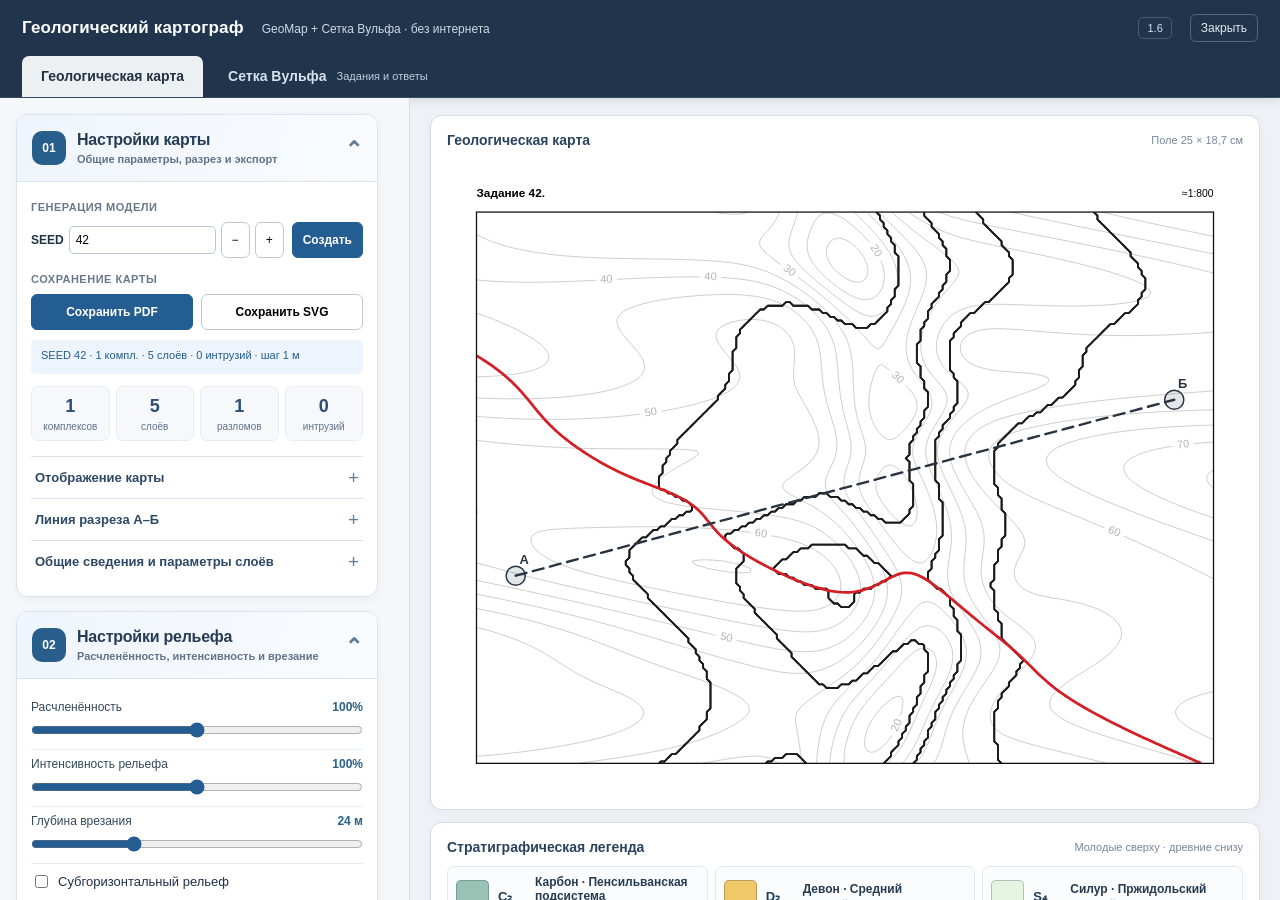
<file: geomap/index.html>
<!doctype html>
<html lang="ru"><head><meta charset="utf-8"><meta name="viewport" content="width=device-width, initial-scale=1">
<title>GeoMap + Сетка Вульфа</title>
<link rel="stylesheet" href="styles.css"><link rel="stylesheet" href="suite.css"><link rel="icon" href="wulff/assets/favicon.svg" type="image/svg+xml"></head>
<body>
<header class="suite-header"><div class="suite-heading"><div><b>Геологический картограф</b><small>GeoMap + Сетка Вульфа · без интернета</small></div><div class="suite-actions"><span class="suite-version">1.6</span><button type="button" id="suite-exit" aria-label="Закрыть программу">Закрыть</button></div></div>
<nav class="suite-tabs" role="tablist" aria-label="Разделы программы"><button type="button" id="tab-map" role="tab" aria-selected="true" aria-controls="panel-map" data-suite-tab="map">Геологическая карта</button><button type="button" id="tab-wulff" role="tab" aria-selected="false" aria-controls="panel-wulff" tabindex="-1" data-suite-tab="wulff">Сетка Вульфа<span>Задания и ответы</span></button></nav></header>
<section id="panel-map" class="suite-panel" role="tabpanel" aria-labelledby="tab-map">
<div class="layout">
<aside class="editor-sidebar" aria-label="Настройки геологической карты">
 <details class="settings-card map-card" id="mapSettingsCard" aria-labelledby="mapSettingsTitle" open>
  <summary class="card-heading map-card-heading">
   <span class="card-number">01</span>
   <div class="card-heading-text"><h2 id="mapSettingsTitle">Настройки карты</h2><p>Общие параметры, разрез и экспорт</p></div>
  </summary>
  <div class="card-content">
   <div class="field-label">Генерация модели</div>
   <div class="seed-toolbar"><label for="seed">SEED</label><input id="seed" type="number" step="1" value="42"><button id="prevSeed" title="Предыдущий SEED" aria-label="Предыдущий SEED">−</button><button id="nextSeed" title="Следующий SEED" aria-label="Следующий SEED">+</button><button id="generate" class="primary" type="button">Создать</button></div>
   <div class="field-label">Сохранение карты</div>
   <div class="export-toolbar"><button class="primary" id="savePdf" type="button">Сохранить PDF</button><button id="save" type="button">Сохранить SVG</button></div>
   <div class="status" id="status" role="status" aria-live="polite">Подготовка…</div>
   <div class="map-stats" id="mapStats" aria-label="Общие сведения о карте">
    <div><b id="statComplexes">—</b><span>комплексов</span></div><div><b id="statLayers">—</b><span>слоёв</span></div><div><b id="statFaults">—</b><span>разломов</span></div><div><b id="statIntrusions">—</b><span>интрузий</span></div>
   </div>
   <details class="map-subsection"><summary>Отображение карты</summary><div class="subsection-content">
    <label class="opt"><input type="checkbox" id="placeLabels"> Подписывать слой по клику</label>
    <label class="opt"><input type="checkbox" id="showContours" checked> Горизонтали с отметками</label>
    <label class="opt"><input type="checkbox" id="showFaults" checked> Показывать линии разломов</label>
    <label class="opt"><input type="checkbox" id="showColors"> Цветная заливка слоёв</label>
    <div class="age-button-toolbar"><button id="labelAges" type="button">Подписать возраста пород</button><button id="clearAges" type="button" title="Убрать подписи возрастов" disabled>Убрать возраста</button></div>
    <div class="control"><label for="previewStep">Шаг сетки при подборе</label><select id="previewStep"><option value="2">2 м · быстро</option><option value="1" selected>1 м</option><option value="0.5">0,5 м</option><option value="0.25">0,25 м</option><option value="0.1">0,1 м · максимально</option></select></div>
    <div class="control"><label for="ci">Шаг горизонталей</label><select id="ci"><option value="5" selected>5 м</option><option value="10">10 м</option></select></div>
    <div class="control"><label for="faultStyle">Стиль линий разломов</label><select id="faultStyle"><option value="geo" selected>геологический</option><option value="solid">все сплошные</option><option value="dash">все пунктирные</option><option value="redsolid">сплошные красные</option></select></div>
    <div class="input-grid"><label>Толщина границ <input id="boundaryWidth" type="number" min="0.1" max="3" step="0.05" value="0.5"></label><label>Толщина разломов <input id="faultWidth" type="number" min="0.1" max="3" step="0.05" value="0.75"></label></div>
    <div class="input-grid"><label>Основной шрифт <input id="fontMain" type="number" min="2" max="8" step="0.1" value="3.5"></label><label>Шрифт горизонталей <input id="fontContour" type="number" min="2" max="8" step="0.1" value="3.0"></label><label>Шрифт слоёв <input id="fontLayer" type="number" min="2" max="8" step="0.1" value="3.2"></label></div>
    <button id="clearLabels" class="text-button" type="button">Очистить подписи слоёв</button>
    <p class="hint">Возраст пород назначается по отделам (эпохам) международной хроностратиграфической шкалы; протерозой — по системам. Подписи возрастов рассчитываются по выходам пород на карте. Для удаления ручной подписи удерживайте Shift и нажмите рядом с ней.</p>
   </div></details>
   <details class="map-subsection"><summary>Линия разреза А–Б</summary><div class="subsection-content">
    <label class="opt"><input id="showSectionLine" type="checkbox" checked> Показывать линию разреза на карте</label>
    <p class="hint">Линия разреза тёмная, пунктирная. Её можно скрыть, но разрез продолжит строиться.</p>
    <div class="slider-control"><div class="control"><label for="cx">X центра</label><span id="xVal"></span></div><input id="cx" type="range" min="0" max="200" step="1" value="100"></div>
    <div class="slider-control"><div class="control"><label for="cy">Y центра</label><span id="yVal"></span></div><input id="cy" type="range" min="0" max="150" step="1" value="75"></div>
    <div class="slider-control"><div class="control"><label for="angle">Угол поворота</label><span id="angleVal"></span></div><input id="angle" type="range" min="0" max="359" step="1" value="15"></div>
    <div class="slider-control"><div class="control"><label for="len">Длина разреза</label><span id="lenVal"></span></div><input id="len" type="range" min="30" max="240" step="1" value="185"></div>
   </div></details>
   <details class="map-subsection"><summary>Общие сведения и параметры слоёв</summary><div class="subsection-content">
     <div id="modelInfo" class="stat">Генерация модели…</div>
     <details class="layers-details"><summary id="layersHeading">Параметры слоёв</summary><div id="layersInfo" class="layers-table-container"></div></details>
     <div class="hint">Размер карты — 25 × 18,7 см. PDF сохраняется через окно печати с масштабом 100% и без полей. Линия А–Б в файлы не включается. Возрастная шкала — ICS/CGMW; цвета отделов соответствуют принятой геологической цветовой шкале; каждый отдел имеет один фиксированный цвет. Подписи на карте условно сокращены; полные названия находятся в таблице. При повторе возраста цвет повторяется.</div>
   </div></details>
  </div>
 </details>
 <details class="settings-card terrain-card" id="terrainSettingsCard" aria-labelledby="terrainSettingsTitle" open>
  <summary class="card-heading"><span class="card-number">02</span><div class="card-heading-text"><h2 id="terrainSettingsTitle">Настройки рельефа</h2><p>Расчленённость, интенсивность и врезание</p></div></summary>
  <div class="card-content">
   <div class="terrain-control"><label for="terrainDissection">Расчленённость <b id="terrainDissectionVal">100%</b></label><input id="terrainDissection" type="range" min="0" max="200" step="5" value="100"></div>
   <div class="terrain-control"><label for="terrainIntensity">Интенсивность рельефа <b id="terrainIntensityVal">100%</b></label><input id="terrainIntensity" type="range" min="0" max="200" step="5" value="100"></div>
   <div class="terrain-control"><label for="terrainIncision">Глубина врезания <b id="terrainIncisionVal">24 м</b></label><input id="terrainIncision" type="range" min="0" max="80" step="1" value="24"></div>
   <label class="opt"><input id="terrainFlat" type="checkbox"> Субгоризонтальный рельеф</label>
   <label class="opt"><input id="terrainPositiveIntrusions" type="checkbox"> Положительные формы рельефа над интрузиями</label>
   <p class="hint">Расчленённость влияет на густоту и размеры форм; интенсивность — на перепады высот; глубина врезания — на эрозионные долины. Субгоризонтальный режим сильно сглаживает рельеф.</p>
  </div>
 </details>
 <div class="complexes-heading"><div><h2>Геологические комплексы</h2><p>От древнего к молодому · независимые параметры</p></div><span id="complexCount">1</span></div>
 <div id="complexes"></div>
 <button id="addComplex" class="add-complex" type="button">＋ Добавить молодой комплекс</button>
 <p class="hint sidebar-footnote">Каждый новый комплекс моложе предшествующих. Условия складчатости, разломы и интрузии настраиваются отдельно для каждого комплекса.</p>
 <button id="exit" class="exit-button" type="button">Закрыть приложение</button>
</aside>
<main>
 <section class="panel"><h3>Геологическая карта <span class="preview-meta">Поле 25 × 18,7 см</span></h3><div class="map-wrap"><svg id="mapSvg" xmlns="http://www.w3.org/2000/svg" viewBox="0 0 270 215"></svg></div></section>
 <section class="panel age-legend-panel" aria-labelledby="ageLegendTitle"><h3 id="ageLegendTitle">Стратиграфическая легенда <span class="preview-meta">Молодые сверху · древние снизу</span></h3><div id="ageLegend" class="age-legend-grid"></div><p class="legend">Цвет и индекс соответствуют отделу (эпохе); для протерозоя используются системы. Повторяющийся возраст имеет тот же цвет. Слои указаны по номерам.</p></section>
 <section class="panel"><h3>Геологический разрез А–Б <span class="preview-meta">Мг = Мв</span></h3><div class="section-wrap"><svg id="sectionSvg" xmlns="http://www.w3.org/2000/svg" viewBox="0 0 240 100"></svg></div><p class="legend">На разрезе горизонтальный и вертикальный масштабы равны. Тёмная пунктирная линия на карте соответствует выбранному профилю.</p></section>
</main>
</div>
</section>
<section id="panel-wulff" class="suite-panel wulff-panel" role="tabpanel" aria-labelledby="tab-wulff" hidden><p id="wulff-loading" role="status">Загружаем генератор заданий…</p><iframe id="wulff-frame" title="Генератор заданий на сетке Вульфа"></iframe></section>
<script src="suite.js" defer></script><script type="module" src="js/events.js"></script></body></html>
</file>
<file: geomap/styles.css>
:root{color-scheme:light;font-family:Arial,Helvetica,sans-serif;color:#222;background:#edf0f3}*{box-sizing:border-box}
body{margin:0}header{display:flex;align-items:center;justify-content:space-between;background:#233142;color:white;padding:12px 20px;gap:12px}
header b{font-size:17px}header small{color:#cdd9e5}button,input,select{font:inherit}button{cursor:pointer;background:#fff;border:1px solid #bfc8d3;border-radius:6px;padding:8px 11px}button:hover{background:#e9edf3}button.primary{background:#235d91;color:white;border-color:#235d91}button.primary:hover{background:#144974}
.layout{display:grid;grid-template-columns:325px minmax(0,1fr);align-items:start;min-height:calc(100vh - 55px)}aside{padding:15px 16px;background:white;border-right:1px solid #d6dee5;min-height:calc(100vh - 55px);position:sticky;top:0;max-height:calc(100vh - 55px);overflow:auto}
main{padding:14px 18px;min-width:0}.panel{background:white;border:1px solid #d6dee5;box-shadow:0 1px 3px #00000010;border-radius:8px;padding:12px;margin-bottom:12px}
.panel h3{margin:0 0 11px;font-size:14px}.heading{font-weight:700;font-size:12px;text-transform:uppercase;letter-spacing:.035em;color:#65758a;margin:20px 0 9px}.heading:first-child{margin-top:2px}
.control{display:grid;grid-template-columns:1fr auto;gap:8px;align-items:center;margin:10px 0}.control label{font-size:13px}.control span{font-size:12px;color:#536071;font-variant-numeric:tabular-nums}input[type=range]{width:100%;margin:3px 0 7px;accent-color:#245d91}input[type=number]{width:75px;min-width:0;padding:6px;border:1px solid #bdc7d1;border-radius:5px}.row{display:flex;gap:7px;align-items:center;flex-wrap:wrap;margin:8px 0}select{padding:6px;min-width:95px;border-radius:5px;border:1px solid #c2cbd5}
label.opt{display:flex;align-items:center;gap:7px;margin:8px 0;font-size:13px}.hint{font-size:12px;color:#637184;line-height:1.5;margin:8px 0}.stat{font-size:12px;white-space:pre-line;line-height:1.5;color:#35445a;background:#f3f6fa;padding:10px;border-radius:6px}
.complex-card{border:1px solid #c9d4e1;border-radius:7px;padding:10px;margin:10px 0;background:#f7f9fc}
.complex-card h4{font-size:13px;margin:0 0 8px;color:#2a435d;display:flex;align-items:center;justify-content:space-between}
.complex-card .row{margin:7px 0}.complex-card .row label{font-size:12px}
.complex-card input[type=number]{width:62px}.complex-card .opt{margin:8px 0}
.add-complex{width:100%;border:1px dashed #47789d;color:#1d547f;font-weight:600;background:#f3f8fc}
.map-wrap{width:100%;max-width:1280px;margin:auto}.map-wrap svg{width:100%;display:block;background:#fff;touch-action:none;user-select:none}.map-wrap svg text{pointer-events:none}.map-wrap svg .handle{cursor:crosshair;pointer-events:all}.map-wrap svg .sectionline{cursor:grab;pointer-events:stroke}.map-wrap svg .sectionline:active{cursor:grabbing}
.section-wrap{overflow:auto;max-height:680px}.section-wrap svg{display:block;max-width:100%;margin:auto;background:#fff}
.legend{font-size:12px;color:#627084;line-height:1.5}details{margin-top:10px;font-size:12px}details summary{cursor:pointer;font-weight:600}table{border-collapse:collapse;width:100%;margin-top:7px;font-size:11px}th,td{text-align:center;border-bottom:1px solid #dce3eb;padding:4px 3px}.status{background:#e9f2fa;padding:8px 10px;border-radius:5px;font-size:12px;color:#245d91;min-height:34px}
@media(max-width:950px){.layout{display:block}aside{position:static;max-height:none;min-height:0;border-right:0;border-bottom:1px solid #ddd}main{padding:9px}}

/* Optional per-complex layer and bedding settings. */
.layer-settings{padding:6px 0 4px;border-top:1px solid #e0e7ef;border-bottom:1px solid #e0e7ef;margin:9px 0}
.setting-pair{display:flex;align-items:center;flex-wrap:wrap;justify-content:space-between;gap:3px 8px;min-height:30px}
.setting-pair .opt{margin:5px 0;flex:1 1 150px}
.setting-pair .override-value{display:flex;align-items:center;gap:5px;color:#344e6b;font-size:12px;white-space:nowrap}
.setting-pair .override-value input{width:67px}
.setting-note{font-size:11px;color:#68778a;line-height:1.4;margin:6px 0 3px}

.fault-list{display:grid;gap:8px;margin-top:8px}.fault-card{border:1px solid #d6e0ea;border-radius:6px;background:#fff;padding:7px}.fault-title{font-size:12px;font-weight:700;color:#3c5875;margin-bottom:6px}.fault-grid{display:grid;grid-template-columns:repeat(2,minmax(110px,1fr));gap:6px 8px}.fault-grid label{display:grid;gap:4px;font-size:12px;color:#344e6b}.fault-grid input,.fault-grid select{width:100%;min-width:0}.fault-grid input[type=number]{width:100%}@media(max-width:420px){.fault-grid{grid-template-columns:1fr}}

/* Structure type selection: monocline vs smooth non-plunging fold train. */
.structure-selector{display:grid;grid-template-columns:1fr auto;gap:8px;align-items:center;margin:10px 0 7px;font-size:12px;font-weight:700;color:#344e6b}
.structure-selector select{width:170px;max-width:100%;font-weight:normal;background:#fff}
.fold-settings{padding:9px;border-radius:6px;background:#edf3f9;border:1px solid #d2e0ed;display:grid;gap:8px}
.fold-settings>label{display:flex;align-items:center;justify-content:space-between;gap:8px;font-size:12px;color:#344e6b}
.complex-card .fold-settings input[type=number]{width:82px;flex-shrink:0;background:white}
.monocline-settings{margin-top:3px}

.inherit-fold-toggle{margin:10px 0 4px!important;padding:9px 10px;border-radius:6px;background:#eef4f9;border:1px solid #c6d7e6;line-height:1.35;color:#294c6d;font-weight:600}.inherit-fold-toggle input{flex-shrink:0}

/* Magmatism settings for each chronological complex */
.intrusion-settings{border-top:1px solid #d9e1ec;margin-top:11px;padding-top:10px}
.intrusion-head{display:flex;align-items:center;justify-content:space-between;gap:6px;flex-wrap:wrap;font-size:12px;color:#394e65}
.intrusion-head button{padding:5px 8px;font-size:11px;color:#235d91}
.intrusion-head button:disabled{opacity:.4;cursor:default}
.intrusion-card{background:#fff;border:1px solid #d9c6d6;border-radius:6px;padding:8px;margin:9px 0}
.intrusion-card-head{display:flex;justify-content:space-between;align-items:center;font-size:12px;color:#804268;margin-bottom:6px}
.intrusion-card-head button{padding:0px 7px;font-size:18px;line-height:22px;color:#804268}
.intrusion-type{display:flex;align-items:center;justify-content:space-between;font-size:12px;gap:7px}
.intrusion-type select{min-width:120px;width:140px}
.intrusion-grid{display:grid;grid-template-columns:repeat(2,minmax(0,1fr));gap:7px;margin:8px 0}
.intrusion-grid label{display:flex;flex-direction:column;gap:4px;font-size:11px;color:#344e6b}
.intrusion-grid input[type=number]{width:100%}
.intrusion-card .opt{font-size:11px;line-height:1.35;align-items:flex-start}
@media(max-width:420px){.intrusion-grid{grid-template-columns:1fr}}

/* v19 — panel-based editor UI; geological rendering rules remain unchanged. */
:root{--ink:#1f3146;--muted:#60728a;--border:#d9e2ed;--surface:#fff;--subtle:#f4f7fb;--blue:#25649a}
body{background:#eef2f6;color:var(--ink)}
header{padding:13px 22px;background:#20344c;border-bottom:1px solid #344c66}
header b{letter-spacing:.01em}header small{font-size:11px}
.layout{grid-template-columns:410px minmax(0,1fr);gap:0}
aside.editor-sidebar{padding:16px;background:#f5f7fa;scrollbar-gutter:stable;}
.settings-card,.complex-card{background:var(--surface);border:1px solid var(--border);box-shadow:0 2px 10px rgba(23,43,68,.05);border-radius:12px;margin:0 0 14px;overflow:hidden}
.card-heading{display:flex;align-items:center;gap:11px;padding:16px 15px;background:linear-gradient(115deg,#eff5fc,#f9fbfe);border-bottom:1px solid var(--border)}
.card-number{width:34px;height:34px;border-radius:10px;background:#275e8c;color:#fff;display:grid;place-items:center;font-size:12px;font-weight:700;flex-shrink:0}
.card-heading-text h2,.complexes-heading h2{margin:0;font-size:16px;font-weight:700;color:#263c56;letter-spacing:-.015em}
.card-heading-text p,.complexes-heading p{margin:4px 0 0;font-size:11px;color:var(--muted)}
.card-content{padding:14px}
.field-label{font-size:11px;font-weight:700;text-transform:uppercase;letter-spacing:.045em;color:#68798e;margin:5px 0 9px}
.seed-toolbar{display:flex;align-items:center;gap:5px;flex-wrap:nowrap;margin-bottom:15px}
.seed-toolbar>label{font-size:12px;font-weight:700;color:var(--ink)}
.seed-toolbar input{flex:1 1 88px;width:88px;min-width:65px}
.seed-toolbar button{flex-shrink:0;padding:8px 10px;line-height:18px}
.seed-toolbar #generate{margin-left:3px;font-weight:700}
.export-toolbar{display:grid;grid-template-columns:1fr 1fr;gap:8px;margin:0 0 10px}
.export-toolbar button{font-size:12px;font-weight:700;padding:10px 5px}
.editor-sidebar .status{margin:10px 0 12px;font-size:11px;background:#edf4fc;line-height:1.4}
.map-stats{display:grid;grid-template-columns:repeat(4,minmax(0,1fr));gap:6px;margin:0 0 15px}
.map-stats>div{text-align:center;background:#f6f8fb;border:1px solid #e6ecf2;border-radius:7px;padding:10px 3px 8px;min-width:0}
.map-stats b{display:block;font-size:18px;line-height:1.1;color:#294f76;font-variant-numeric:tabular-nums}
.map-stats span{display:block;color:var(--muted);font-size:10px;margin-top:4px;white-space:nowrap}
.map-subsection{margin:0;border-top:1px solid var(--border)}
.map-subsection>summary{margin:0;padding:13px 4px 12px;list-style:none;cursor:pointer;font-size:13px;font-weight:700;color:#2c4864;display:flex;justify-content:space-between;align-items:center;gap:6px}
.map-subsection>summary::-webkit-details-marker{display:none}
.map-subsection>summary::after{content:'+';font-size:19px;font-weight:400;color:#62809c;line-height:16px}
.map-subsection[open]>summary::after{content:'−'}
.subsection-content{padding:1px 2px 14px}
.subsection-content .control{margin:12px 0 7px}
.subsection-content .control select{max-width:190px;min-width:0;font-size:12px}
.input-grid{display:grid;grid-template-columns:repeat(2,minmax(0,1fr));gap:8px;margin:10px 0}
.input-grid label{display:grid;gap:4px;font-size:11px;color:#445e78}
.input-grid input[type=number]{width:100%}
.text-button{width:100%;border:1px solid #d7e4ef;background:#f5f8fc;color:#315e86;font-size:12px;padding:7px}
.slider-control{margin:5px 0 10px}.slider-control .control{margin:0 0 4px}
.slider-control input[type=range]{margin:2px 0 8px}
.layers-details{padding:7px 0}.layers-table-container{overflow-x:auto;max-width:100%}
.complexes-heading{display:flex;align-items:center;justify-content:space-between;gap:12px;margin:19px 2px 11px}
.complexes-heading h2{font-size:15px}.complexes-heading>span{background:#dfeaf4;color:#2a567e;font-size:12px;font-weight:700;border-radius:20px;min-width:28px;min-height:28px;display:grid;place-items:center}
.complex-card{padding:0;display:block;background:#fff}
.complex-header{list-style:none;cursor:pointer;display:flex;align-items:center;gap:10px;padding:13px 13px;min-height:65px;background:#fff}
.complex-header::-webkit-details-marker{display:none}
.complex-header::after{content:'⌄';color:#657e97;font-size:18px;line-height:1;align-self:center;transition:transform .15s ease}
.complex-card[open]>.complex-header{background:#f1f6fb;border-bottom:1px solid var(--border)}
.complex-card[open]>.complex-header::after{transform:rotate(180deg)}
.complex-number{background:#e3eef8;color:#275b85;font-weight:800;display:grid;place-items:center;border-radius:10px;width:34px;height:34px;flex-shrink:0;font-size:12px}
.complex-header-text{display:grid;gap:3px;min-width:0}.complex-header-text strong{font-size:13px;white-space:nowrap}.complex-header-text small{font-size:11px;color:#7d8ba0}
.complex-caption{margin-left:auto;max-width:115px;font-size:10px;text-align:right;color:#607991;line-height:1.35}
.complex-body{padding:8px 13px 13px}
.complex-top-actions{display:flex;justify-content:flex-end;margin:3px 0}
.complex-top-actions button{font-size:11px;padding:5px 9px;border-color:#eed5d5;color:#9a5252;background:#fff9f9}
.section-label{text-transform:uppercase;letter-spacing:.055em;font-size:11px;font-weight:700;color:#657e98;padding:11px 0 8px;margin-top:2px}
.complex-body>.section-label:not(:first-child){border-top:1px solid var(--border);margin-top:12px}
.complex-card .layer-settings{margin:8px 0 14px;border-top:0;border-bottom:0;padding:3px 0 5px}
.complex-card .intrusion-settings{border-top:1px solid var(--border);padding-top:13px;margin-top:17px}
.complex-card .row{gap:8px}
.add-complex{padding:13px 10px;background:white;border:1px dashed #79a5c9;border-radius:10px;font-size:12px}
.sidebar-footnote{padding:0 2px;margin-top:12px}
.exit-button{width:100%;font-size:11px;background:transparent;border:1px solid transparent;color:#7d8b99;padding:8px;margin:4px 0}
.exit-button:hover{background:#e6edf4}
main{padding:17px 20px}main .panel{border-radius:12px;padding:16px;box-shadow:0 2px 9px rgba(23,43,68,.04)}
.panel h3{display:flex;align-items:center;gap:10px;flex-wrap:wrap;color:#29435e;font-size:14px}
.preview-meta{font-size:11px;font-weight:400;color:#77879b;margin-left:auto}
@media(max-width:1150px){.layout{grid-template-columns:370px minmax(0,1fr)}main{padding:12px}.editor-sidebar{padding:12px!important}}
@media(max-width:950px){.layout{display:block}aside.editor-sidebar{position:static;max-height:none;min-height:0;border-bottom:1px solid var(--border)}main{padding:12px}.settings-card,.complex-card{max-width:760px;margin-left:auto;margin-right:auto}.complexes-heading,.add-complex,.sidebar-footnote,.exit-button{max-width:760px;margin-left:auto;margin-right:auto}}
@media(max-width:450px){.seed-toolbar{gap:3px}.seed-toolbar button{padding:7px}.card-content{padding:11px}.complex-caption{max-width:90px}.map-stats span{font-size:9px}}

/* Version 21: relief and age annotation controls */
.terrain-card{margin-top:13px}.terrain-control{padding:7px 0 8px;border-bottom:1px solid #e7edf4}.terrain-control label{display:flex;justify-content:space-between;font-size:12px;color:#35495b}.terrain-control b{font-variant-numeric:tabular-nums;font-size:12px;color:#28618a}.terrain-control input{width:100%;margin:8px 0 0}.age-button-toolbar{display:flex;gap:8px;flex-wrap:wrap;margin:10px 0}.age-button-toolbar button{font-size:12px;min-width:0;flex:1}.age-button-toolbar button:disabled{opacity:.45;cursor:default}.layers-table-container{overflow:auto;max-width:100%}.layers-table-container table{min-width:490px}

/* v22 — collapsible settings at every level.  Native details elements keep
   focus, keyboard operation and ARIA state without bespoke JS toggles. */
.settings-card>summary.card-heading{list-style:none;cursor:pointer;user-select:none;padding-right:14px}
.settings-card>summary.card-heading::-webkit-details-marker{display:none}
.settings-card>summary.card-heading::after{content:'⌄';font-size:22px;color:#607c97;margin-left:auto;line-height:1;transition:transform .16s ease}
.settings-card[open]>summary.card-heading::after{transform:rotate(180deg)}
.settings-card:not([open])>summary.card-heading{border-bottom:0}
.settings-card>summary.card-heading:focus-visible,.complex-subsection>summary:focus-visible,.complex-header:focus-visible{outline:2px solid #25649a;outline-offset:-3px}
.complex-subsection{margin:0;border-top:1px solid var(--border)}
.complex-subsection:first-of-type{border-top:0}
.complex-subsection>summary.section-label{display:flex;align-items:center;justify-content:space-between;list-style:none;cursor:pointer;padding:13px 0;user-select:none;margin:0}
.complex-subsection>summary.section-label::-webkit-details-marker{display:none}
.complex-subsection>summary.section-label::after{content:'+';font-size:18px;color:#5b7d9d;font-weight:400}
.complex-subsection[open]>summary.section-label::after{content:'−'}
.complex-section-content{padding-bottom:8px}
.complex-section-content>.intrusion-settings{margin:0;border-top:0;padding-top:0}
.age-legend-panel{margin-top:2px}
.age-legend-grid{display:grid;grid-template-columns:repeat(auto-fit,minmax(210px,1fr));gap:7px}
.age-legend-row{display:flex;gap:9px;align-items:center;border:1px solid #e1e7ed;border-radius:7px;padding:8px;background:#fafcfe;min-width:0}
.age-legend-swatch{width:33px;height:33px;flex-shrink:0;border:1px solid rgba(20,39,58,.25);border-radius:5px}
.age-legend-symbol{min-width:28px;font-size:13px;color:#203d55}
.age-legend-text{display:grid;gap:3px;min-width:0;font-size:11px}
.age-legend-text strong{font-size:12px;color:#263b51;line-height:1.2}
.age-legend-text small{font-size:10px;color:#64788e;line-height:1.2}
@media(max-width:480px){.age-legend-grid{grid-template-columns:1fr}}

/* Optional third-level folding: individual faults and intrusions. */
.fault-card>summary.fault-title,.intrusion-card>summary.intrusion-card-head{list-style:none;cursor:pointer;user-select:none;display:flex;align-items:center}
.fault-card>summary.fault-title::-webkit-details-marker,.intrusion-card>summary.intrusion-card-head::-webkit-details-marker{display:none}
.fault-card>summary.fault-title::after{content:'+';font-size:15px;font-weight:400;margin-left:auto;color:#607f9a}
.fault-card[open]>summary.fault-title::after{content:'−'}
.intrusion-card>summary.intrusion-card-head::after{content:'⌄';margin-left:6px;color:#7e6680;font-size:16px}
.intrusion-card[open]>summary.intrusion-card-head::after{transform:rotate(180deg)}
.fault-card:not([open])>summary.fault-title,.intrusion-card:not([open])>summary.intrusion-card-head{margin-bottom:0}
.fault-card>summary:focus-visible,.intrusion-card>summary:focus-visible{outline:2px solid #25649a;outline-offset:2px}
.age-legend-grid{grid-template-columns:repeat(auto-fit,minmax(255px,1fr))}
</file>
<file: geomap/suite.css>
:root { --suite-header-height: 106px; }
html, body { height: 100%; overflow: hidden; }
[hidden] { display: none !important; }
.suite-header { display: flex; flex-direction: column; align-items: stretch; gap: 0; padding: 14px 22px 0; box-shadow: 0 2px 8px #15243520; }
.suite-heading { display: flex; align-items: center; justify-content: space-between; gap: 12px; }
.suite-heading > div { display: flex; align-items: baseline; flex-wrap: wrap; gap: 6px 18px; }
.suite-heading small { font-size: 12px; }
.suite-version { padding: 4px 8px; border: 1px solid #ffffff30; border-radius: 5px; color: #d5e3ef; font-size: 11px; }
.suite-tabs { display: flex; gap: 6px; margin-top: 14px; }
.suite-tabs button { display: flex; align-items: center; gap: 10px; padding: 11px 18px 12px; border: 1px solid transparent; border-radius: 7px 7px 0 0; color: #d5e1ed; background: transparent; font-size: 14px; font-weight: 600; }
.suite-tabs button span { font-size: 11px; font-weight: normal; color: #bccedc; }
.suite-tabs button:hover { background: #ffffff13; }
.suite-tabs button[aria-selected=true] { background: #edf0f3; color: #233142; }
.suite-tabs button[aria-selected=true] span { color: #596e80; }
.suite-tabs button:focus-visible { outline: 3px solid #8bc7d8; outline-offset: -4px; }
.suite-panel { height: calc(100vh - var(--suite-header-height)); height: calc(100dvh - var(--suite-header-height)); overflow: auto; overscroll-behavior: contain; }
.suite-panel > .layout { min-height: 100%; }
.wulff-panel { position: relative; overflow: hidden; background: #f6f8f3; }
#wulff-frame { display: block; width: 100%; height: 100%; border: 0; }
#wulff-loading { position: absolute; top: 20px; left: 24px; z-index: 1; padding: 12px 18px; border-radius: 6px; background: white; color: #335c48; box-shadow: 0 2px 10px #0001; }
@media (min-width: 951px) { #panel-map .editor-sidebar { top: 0; max-height: calc(100dvh - var(--suite-header-height)); min-height: calc(100dvh - var(--suite-header-height)); } }
@media (max-width: 650px) {
  .suite-header { padding: 12px 12px 0; }
  .suite-heading > div { flex-direction: column; gap: 4px; align-items: flex-start; }
  .suite-heading b { font-size: 15px; }
  .suite-heading small { font-size: 10px; }
  .suite-tabs { margin-top: 12px; gap: 4px; }
  .suite-tabs button { flex: 1; justify-content: center; padding: 11px 8px; font-size: 12px; }
  .suite-tabs button span { display: none; }
}

.suite-actions { display: flex; align-items: center; gap: 10px; flex-shrink: 0; }
.suite-actions button { font-size: 12px; background: transparent; color: #e0eaf2; border-color: #ffffff40; padding: 6px 10px; }
.suite-actions button:hover { background: #ffffff18; }
.suite-closed { max-width: 700px; padding: 45px 28px; margin: 10vh auto; }
.suite-closed h1 { font-size: 25px; color: #233142; }
.suite-closed p { line-height: 1.7; color: #53687a; }
</file>
